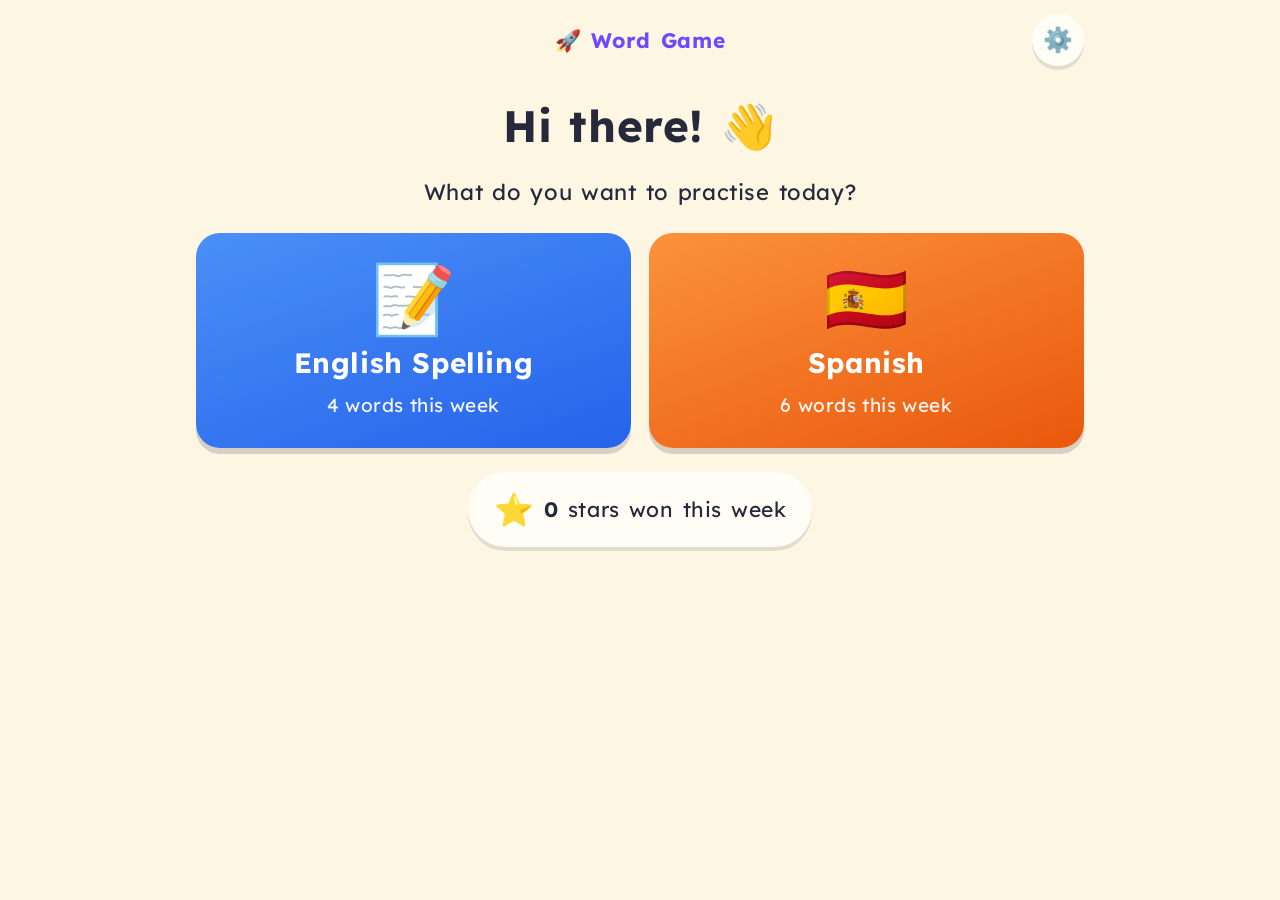
<file: index.html>
<!doctype html>
<html lang="en-GB">
<head>
  <meta charset="utf-8">
  <meta name="viewport" content="width=device-width, initial-scale=1, viewport-fit=cover">
  <title>Word Game</title>
  <meta name="theme-color" content="#6d4aff">
  <link rel="icon" href="data:image/svg+xml,<svg xmlns='http://www.w3.org/2000/svg' viewBox='0 0 100 100'><text y='.9em' font-size='90'>🚀</text></svg>">
  <link rel="preconnect" href="https://fonts.googleapis.com">
  <link rel="preconnect" href="https://fonts.gstatic.com" crossorigin>
  <link href="https://fonts.googleapis.com/css2?family=Lexend:wght@400;600;700&display=swap" rel="stylesheet">
  <link rel="stylesheet" href="style.css">
</head>
<body>
  <main id="app" aria-live="polite">
    <div class="loading">Loading your words… 🚀</div>
  </main>
  <noscript>This game needs JavaScript turned on.</noscript>
  <script src="app.js"></script>
</body>
</html>
</file>
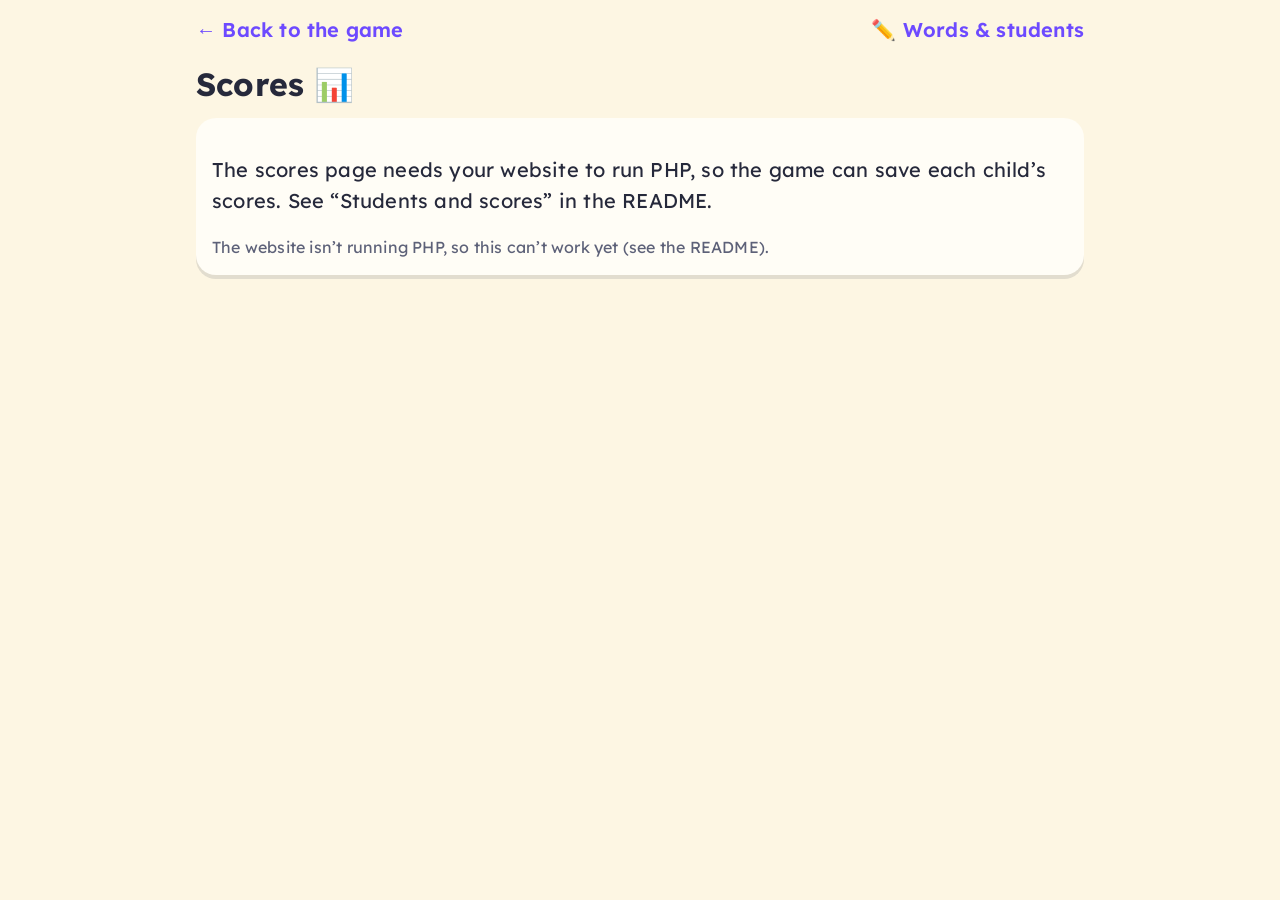
<file: parents/index.html>
<!doctype html>
<html lang="en-GB">
<head>
  <meta charset="utf-8">
  <meta name="viewport" content="width=device-width, initial-scale=1, viewport-fit=cover">
  <meta name="robots" content="noindex">
  <title>Scores</title>
  <link rel="icon" href="data:image/svg+xml,<svg xmlns='http://www.w3.org/2000/svg' viewBox='0 0 100 100'><text y='.9em' font-size='90'>📊</text></svg>">
  <link rel="preconnect" href="https://fonts.googleapis.com">
  <link rel="preconnect" href="https://fonts.gstatic.com" crossorigin>
  <link href="https://fonts.googleapis.com/css2?family=Lexend:wght@400;600;700&display=swap" rel="stylesheet">
  <link rel="stylesheet" href="../style.css">
  <link rel="stylesheet" href="parents.css">
</head>
<body class="parents scores-page">
  <main id="app">
    <div class="loading">Loading…</div>
  </main>
  <script src="shared.js"></script>
  <script src="scores.js"></script>
</body>
</html>
</file>
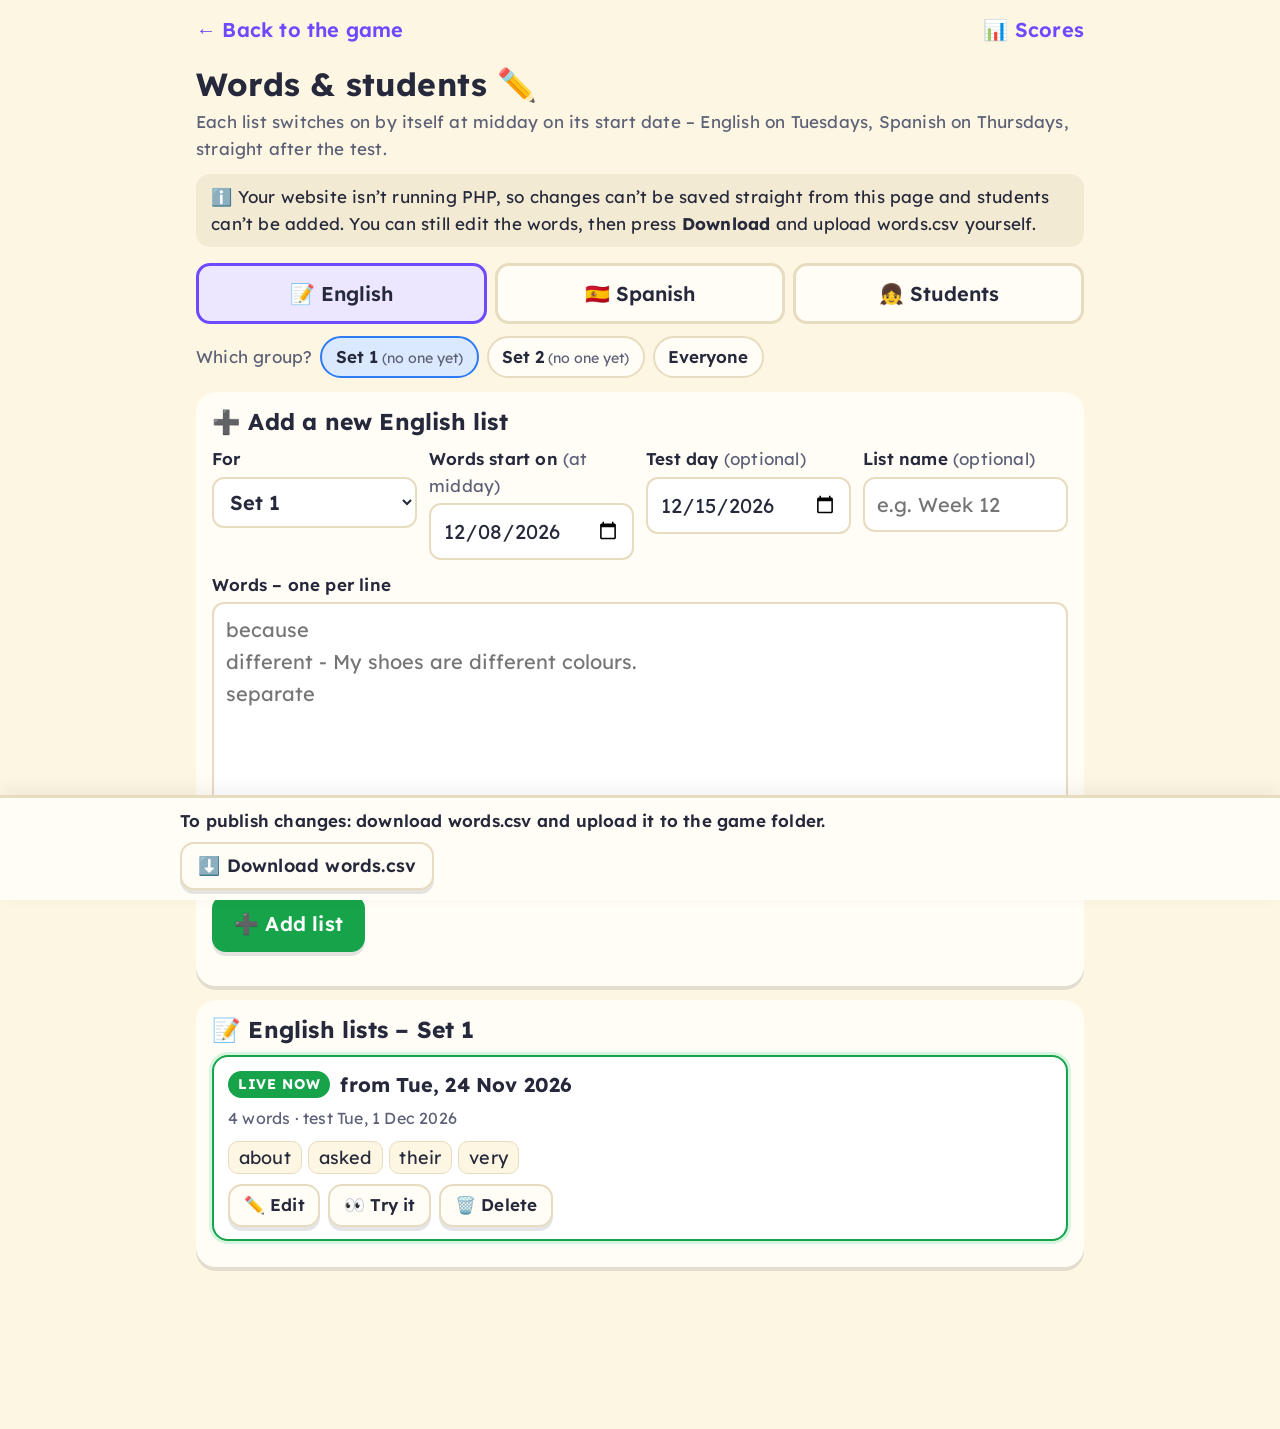
<file: parentswords/index.html>
<!doctype html>
<html lang="en-GB">
<head>
  <meta charset="utf-8">
  <meta name="viewport" content="width=device-width, initial-scale=1, viewport-fit=cover">
  <meta name="robots" content="noindex">
  <title>Words & Students</title>
  <link rel="icon" href="data:image/svg+xml,<svg xmlns='http://www.w3.org/2000/svg' viewBox='0 0 100 100'><text y='.9em' font-size='90'>✏️</text></svg>">
  <link rel="preconnect" href="https://fonts.googleapis.com">
  <link rel="preconnect" href="https://fonts.gstatic.com" crossorigin>
  <link href="https://fonts.googleapis.com/css2?family=Lexend:wght@400;600;700&display=swap" rel="stylesheet">
  <link rel="stylesheet" href="../style.css">
  <link rel="stylesheet" href="../parents/parents.css">
</head>
<body class="parents">
  <main id="app">
    <div class="loading">Loading the word list…</div>
  </main>
  <script src="../parents/shared.js"></script>
  <script src="parentswords.js"></script>
</body>
</html>
</file>
<file: style.css>
/* Dyslexia-friendly choices: cream background (less glare), Lexend font,
   extra letter + line spacing, no italics, big tap targets, soft colours. */
:root {
  --bg: #fdf6e3;
  --card: #fffdf6;
  --ink: #26293b;
  --muted: #5d6178;
  --line: #e8dcc0;
  --purple: #6d4aff;
  --blue: #2f7bf5;
  --blue-soft: #dbe9ff;
  --orange: #f2711c;
  --orange-soft: #ffe3cc;
  --green: #17a34a;
  --green-soft: #d5f5df;
  --amber: #e08a00;
  --amber-soft: #fff0cc;
  --shadow: 0 4px 0 rgba(38, 41, 59, .12);
  --radius: 18px;
  font-size: 20px;
}
html.big-text { font-size: 25px; }
* { box-sizing: border-box; }
html, body { margin: 0; }
body {
  background: var(--bg);
  color: var(--ink);
  font-family: 'Lexend', 'Comic Sans MS', 'Trebuchet MS', sans-serif;
  letter-spacing: .03em;
  word-spacing: .12em;
  line-height: 1.55;
  -webkit-tap-highlight-color: transparent;
}
#app { max-width: 920px; margin: 0 auto; padding: 0 16px 48px; }
h1, h2 { line-height: 1.25; margin: .6em 0 .4em; }
h1 { font-size: 1.8rem; }
h2 { font-size: 1.25rem; }
.small { color: var(--muted); font-size: .85rem; margin: .3em 0; }
.center { text-align: center; }
.lead { font-size: 1.1rem; }
.hidden { display: none !important; }
.loading { padding: 30vh 0; text-align: center; font-size: 1.3rem; }
code, pre { font-family: ui-monospace, Menlo, Consolas, monospace; font-size: .8rem; background: #f3ead3; border-radius: 6px; padding: .1em .35em; }
pre { padding: .8em; overflow-x: auto; white-space: pre; }
.warn { background: var(--amber-soft); padding: .6em; border-radius: 10px; }

/* ---------- buttons ---------- */
.btn {
  font: inherit; font-weight: 600; letter-spacing: inherit;
  border: 0; border-radius: 14px; padding: .65em 1.1em; min-height: 52px;
  cursor: pointer; background: var(--card); color: var(--ink);
  box-shadow: var(--shadow); transition: transform .08s;
  display: inline-flex; align-items: center; justify-content: center; gap: .3em;
}
.btn:active { transform: translateY(3px); box-shadow: none; }
.btn:disabled { opacity: .5; cursor: default; }
.btn:focus-visible, button:focus-visible, input:focus-visible, select:focus-visible { outline: 4px solid var(--purple); outline-offset: 2px; }
.btn-go { background: var(--green); color: #fff; }
.btn-ghost { background: var(--card); border: 2px solid var(--line); }
.btn-speak { background: var(--purple); color: #fff; }
.btn-slow { background: #ece6ff; }
.btn-sentence { background: #fdf0b8; }
.btn-round { width: 52px; height: 52px; padding: 0; border-radius: 50%; font-size: 1.2rem; }
.btn-mini { min-height: 0; width: 38px; height: 38px; padding: 0; border-radius: 50%; font-size: .9rem; vertical-align: middle; }
.actions { display: flex; flex-wrap: wrap; gap: 12px; justify-content: center; margin: 18px 0; }

/* ---------- top bars ---------- */
.topbar, .game-top { display: flex; align-items: center; gap: 12px; padding: 14px 0; }
.brand { flex: 1; text-align: center; font-weight: 700; color: var(--purple); font-size: 1.05rem; }
.spacer { width: 52px; }
.prog { flex: 1; min-width: 0; }
.prog-text { font-size: .85rem; color: var(--muted); }
.bar { height: 14px; background: #eadfc5; border-radius: 99px; overflow: hidden; }
.bar-fill { height: 100%; width: 0; background: linear-gradient(90deg, var(--purple), #a78bfa); border-radius: 99px; transition: width .4s; }
.score-box { font-weight: 700; font-size: 1.15rem; background: var(--card); padding: .3em .7em; border-radius: 99px; box-shadow: var(--shadow); white-space: nowrap; }
.game-title { text-align: center; font-size: 1.4rem; margin-top: .2em; }

/* ---------- home ---------- */
.home { text-align: center; }
.hello { font-size: 2.2rem; margin-top: .4em; }
.subject-grid { display: grid; grid-template-columns: repeat(auto-fit, minmax(240px, 1fr)); gap: 18px; margin: 24px 0; }
.subject-card {
  font: inherit; letter-spacing: inherit; cursor: pointer; border: 0; border-radius: 24px;
  padding: 28px 18px; display: flex; flex-direction: column; align-items: center; gap: 6px;
  box-shadow: 0 6px 0 rgba(38, 41, 59, .18); color: #fff; transition: transform .1s;
}
.subject-card:hover { transform: translateY(-3px); }
.subject-card:active { transform: translateY(4px); box-shadow: none; }
.subject-card:disabled { filter: grayscale(.8); opacity: .6; cursor: default; }
.subject-card.blue { background: linear-gradient(160deg, #4b8ff7, #2563eb); }
.subject-card.orange { background: linear-gradient(160deg, #fb923c, #ea580c); }
.big-emoji { font-size: 3.4rem; line-height: 1.1; }
.card-title { font-size: 1.4rem; font-weight: 700; }
.card-sub { font-size: .95rem; opacity: .95; }
.star-bank { display: inline-flex; align-items: center; gap: 10px; background: var(--card); padding: .6em 1.2em; border-radius: 99px; box-shadow: var(--shadow); font-size: 1.05rem; }
.star-big { font-size: 1.6rem; }
.file-btn { margin: 10px; position: relative; }
.file-btn input { position: absolute; inset: 0; opacity: 0; cursor: pointer; }

/* ---------- subject screen ---------- */
.subject h1 { text-align: center; margin-bottom: .2em; }
.test-day { text-align: center; margin: 0 auto; background: #fff3b0; border-radius: 99px; padding: .3em 1em; width: fit-content; max-width: 100%; font-size: .95rem; }
.section-title { margin-top: 1.2em; }
.game-grid { display: grid; grid-template-columns: repeat(auto-fill, minmax(270px, 1fr)); gap: 14px; }
.game-card {
  font: inherit; letter-spacing: inherit; text-align: left; cursor: pointer;
  background: var(--card); border: 3px solid var(--line); border-radius: var(--radius);
  padding: 16px; display: grid; grid-template-columns: auto 1fr; gap: 2px 12px; align-items: center;
  box-shadow: var(--shadow); color: var(--ink); transition: transform .1s, border-color .1s;
}
.game-card:hover { border-color: var(--purple); transform: translateY(-2px); }
.game-card:active { transform: translateY(3px); box-shadow: none; }
.game-emoji { font-size: 2.3rem; grid-row: span 3; }
.game-name { font-weight: 700; font-size: 1.1rem; }
.game-desc { font-size: .85rem; color: var(--muted); line-height: 1.35; }
.game-best { font-size: .9rem; color: var(--amber); font-weight: 700; }
.word-list { display: flex; flex-wrap: wrap; gap: 10px; margin: 10px 0; }
.word-chip {
  font: inherit; letter-spacing: inherit; cursor: pointer; border: 2px solid var(--line); background: var(--card);
  border-radius: 14px; padding: .45em .8em; display: inline-flex; align-items: baseline; gap: .5em; color: var(--ink);
}
.word-chip:active { background: #f3ead3; }
.chip-word { font-weight: 600; font-size: 1.05rem; }
.chip-meaning { color: var(--muted); font-size: .85rem; }
.chip-speak { font-size: .85rem; }
.week-pick { display: block; margin-top: 18px; font-size: .9rem; }
select { font: inherit; font-size: .9rem; padding: .4em .6em; border-radius: 10px; border: 2px solid var(--line); background: var(--card); color: var(--ink); }

/* ---------- inside a game ---------- */
.stage { background: var(--card); border-radius: 24px; padding: 20px 16px; box-shadow: var(--shadow); }
.prompt { text-align: center; }
.prompt-btns { display: flex; flex-wrap: wrap; justify-content: center; gap: 10px; }
.btn-speak { font-size: 1.15rem; padding: .7em 1.4em; }
.meaning { font-size: 1.15rem; margin: .7em 0 .2em; }
.sentence { color: var(--muted); font-size: 1rem; margin: .4em 0; }
.feedback { text-align: center; min-height: 2.5em; margin: 12px 0 0; }
.good { color: var(--green); font-weight: 700; font-size: 1.4rem; }
.try { color: var(--amber); font-weight: 600; font-size: 1.05rem; }

.spell-input {
  display: block; width: 100%; max-width: 520px; margin: 20px auto 6px;
  font: inherit; font-size: 2rem; letter-spacing: .12em; text-align: center;
  padding: .35em .5em; border: 4px solid var(--line); border-radius: 16px; background: #fff; color: var(--ink);
}
.spell-input:focus { border-color: var(--purple); outline: none; }
.spell-input.correct { border-color: var(--green); background: var(--green-soft); }
.accents { display: flex; flex-wrap: wrap; justify-content: center; gap: 8px; margin: 8px 0; }
.accent-btn { font: inherit; font-size: 1.3rem; width: 52px; height: 52px; border-radius: 12px; border: 2px solid var(--line); background: #fff; cursor: pointer; color: var(--ink); }
.reveal { text-align: center; margin-top: 14px; }
.letter-boxes, .attempt, .missing-word { display: flex; flex-wrap: wrap; justify-content: center; gap: 6px; margin: 8px 0; }
.lb, .ml { min-width: 1.9em; padding: .15em .25em; font-size: 1.8rem; font-weight: 600; text-align: center; border-radius: 10px; background: #ece6ff; color: var(--ink); }
.gap { width: 1.1em; }
.attempt span:not(.gap) { font-size: 1.6rem; font-weight: 600; min-width: 1.5em; text-align: center; border-radius: 8px; padding: 0 .15em; }
.l-ok { background: var(--green-soft); color: #0f6b31; }
.l-bad { background: var(--amber-soft); color: #9a5a00; text-decoration: underline wavy; }

/* word builder */
.slots { display: flex; flex-wrap: wrap; justify-content: center; gap: 14px; margin: 22px 0 10px; }
.slot-word { display: inline-flex; gap: 6px; flex-wrap: wrap; justify-content: center; }
.slot {
  font: inherit; font-size: 1.8rem; font-weight: 600; width: 1.9em; height: 2.2em; padding: 0;
  border-radius: 12px; border: 3px dashed #c9b98f; background: #fffaf0; color: var(--ink); cursor: pointer;
}
.slot.filled { border-style: solid; border-color: var(--purple); background: #ece6ff; }
.slot.locked { border-style: solid; border-color: var(--green); background: var(--green-soft); cursor: default; }
.slots.win .slot { animation: hop .5s ease both; }
.tray { display: flex; flex-wrap: wrap; justify-content: center; gap: 10px; margin: 16px 0; }
.tile {
  font: inherit; font-size: 1.8rem; font-weight: 700; width: 2em; height: 2em; border: 0; border-radius: 14px; cursor: pointer;
  background: linear-gradient(160deg, #fcd34d, #f59e0b); color: #3b2500; box-shadow: 0 5px 0 #b45309;
}
.tile:active { transform: translateY(4px); box-shadow: none; }
.tile.used { visibility: hidden; }

/* missing letters */
.missing-word { margin: 22px 0; }
.ml.blank { background: #fff; border: 3px dashed #c9b98f; min-height: 2.1em; }
.ml.blank.current { border: 3px solid var(--purple); animation: glow 1.2s ease-in-out infinite; }
.ml.filled { background: var(--green-soft); }
.options { display: grid; grid-template-columns: repeat(2, 1fr); gap: 12px; max-width: 560px; margin: 18px auto 0; }
.options.letters { grid-template-columns: repeat(4, 1fr); max-width: 440px; }
.opt-letter, .opt-answer {
  font: inherit; letter-spacing: inherit; font-weight: 600; cursor: pointer; border: 3px solid var(--line);
  background: #fff; border-radius: 16px; box-shadow: var(--shadow); color: var(--ink); min-height: 64px;
}
.opt-letter { font-size: 2rem; }
.opt-answer { font-size: 1.15rem; padding: .5em; }
.opt-letter.wrong, .opt-answer.wrong { background: var(--amber-soft); border-color: var(--amber); opacity: .6; }
.opt-answer.right { background: var(--green-soft); border-color: var(--green); }
.quiz-q { font-size: 2.1rem; font-weight: 700; margin: .3em 0 .2em; }

/* memory match */
.mem-intro { font-weight: 600; font-size: 1.05rem; margin: 0 0 4px; }
.btn-start { font-size: 1.2rem; padding: .7em 1.6em; animation: glow 1.4s ease-in-out infinite; }
.mem-grid { display: grid; grid-template-columns: repeat(3, 1fr); gap: 10px; margin-top: 12px; }
@media (min-width: 620px) { .mem-grid { grid-template-columns: repeat(4, 1fr); gap: 14px; } }
.mem-card { font: inherit; letter-spacing: inherit; border: 0; padding: 0; background: none; cursor: pointer; min-width: 0; height: 100px; perspective: 800px; display: block; position: relative; }
@media (min-width: 620px) { .mem-card { height: 120px; } }
.mem-inner { position: absolute; inset: 0; display: block; transition: transform .4s; transform-style: preserve-3d; }
.mem-card.flipped .mem-inner { transform: rotateY(180deg); }
.mem-front, .mem-back {
  position: absolute; inset: 0; border-radius: 16px; backface-visibility: hidden; -webkit-backface-visibility: hidden;
  display: flex; flex-direction: column; align-items: center; justify-content: center; padding: 6px; box-shadow: var(--shadow);
}
.mem-front { background: linear-gradient(160deg, #8b6cff, #6d4aff); color: #fff; font-size: 2rem; font-weight: 700; }
.mem-back { transform: rotateY(180deg); background: #fff; border: 4px solid var(--blue); }
.mem-card.side-word .mem-back { border-color: var(--orange); background: #fff7ef; }
.mem-card.side-meaning .mem-back { border-color: var(--blue); background: #f3f8ff; }
.mem-card.matched .mem-back { background: var(--green-soft); border-color: var(--green); animation: hop .5s ease; }
.mem-tag { font-size: .6rem; text-transform: uppercase; letter-spacing: .1em; color: var(--muted); }
.mem-text { font-size: clamp(.8rem, 3.6vw, 1.15rem); font-weight: 700; text-align: center; line-height: 1.2; overflow-wrap: anywhere; }

/* ---------- results ---------- */
.results { text-align: center; }
.star-row { display: flex; justify-content: center; gap: 12px; margin: 10px 0; }
.res-star { font-size: 4rem; filter: grayscale(1); opacity: .25; }
.res-star.on { animation: pop .5s ease both; filter: none; opacity: 1; }
.big-score { font-size: 1.3rem; }
.big-score b { font-size: 3rem; color: var(--purple); }
.new-best { display: inline-block; margin: 8px 0; background: #fff3b0; padding: .3em .9em; border-radius: 99px; font-weight: 700; }
.tricky { background: var(--card); border-radius: 20px; padding: 6px 16px 16px; box-shadow: var(--shadow); margin: 18px 0; }
.tricky .word-list { justify-content: center; }

/* ---------- pop-ups ---------- */
.modal-back { position: fixed; inset: 0; background: rgba(30, 25, 50, .45); display: flex; align-items: center; justify-content: center; padding: 16px; z-index: 50; }
.modal { background: var(--bg); border-radius: 22px; padding: 10px 20px 20px; max-width: 560px; width: 100%; max-height: 90vh; overflow-y: auto; }
.modal-head { display: flex; align-items: center; justify-content: space-between; }
.modal li { margin-bottom: .5em; font-size: .9rem; }
.modal p { font-size: .95rem; }
.toggle { display: flex; align-items: center; gap: 12px; padding: 12px 0; border-bottom: 2px solid var(--line); cursor: pointer; }
.toggle input { width: 28px; height: 28px; accent-color: var(--purple); }
.modal .btn { margin-top: 16px; }

/* ---------- animations ---------- */
.cheer {
  position: fixed; left: 50%; top: 40%; transform: translate(-50%, -50%); z-index: 60; pointer-events: none;
  font-size: 2.6rem; font-weight: 700; color: var(--green); text-shadow: 0 3px 0 #fff, 0 6px 14px rgba(0, 0, 0, .15);
  animation: floatUp 1.1s ease-out forwards; white-space: nowrap;
}
.shake { animation: shake .4s; }
.bump { animation: bump .35s; }
.confetti { position: fixed; inset: 0; pointer-events: none; overflow: hidden; z-index: 40; }
.confetti i { position: absolute; top: -20px; width: 10px; height: 16px; border-radius: 3px; animation: fall linear forwards; }
@keyframes fall { to { top: 110vh; transform: rotate(720deg); } }
@keyframes floatUp { 0% { opacity: 0; transform: translate(-50%, -30%) scale(.6); } 25% { opacity: 1; transform: translate(-50%, -50%) scale(1.1); } 100% { opacity: 0; transform: translate(-50%, -110%) scale(1); } }
@keyframes shake { 0%, 100% { transform: translateX(0); } 25% { transform: translateX(-8px); } 75% { transform: translateX(8px); } }
@keyframes bump { 50% { transform: scale(1.25); } }
@keyframes pop { 0% { transform: scale(0); } 70% { transform: scale(1.3); } 100% { transform: scale(1); } }
@keyframes hop { 50% { transform: translateY(-8px); } }
@keyframes glow { 50% { box-shadow: 0 0 0 6px rgba(109, 74, 255, .25); } }
@media (prefers-reduced-motion: reduce) { *, *::before, *::after { animation-duration: .01ms !important; transition: none !important; } }

@media (max-width: 480px) {
  :root { font-size: 18px; }
  html.big-text { font-size: 22px; }
  .slot, .tile { font-size: 1.5rem; }
  .lb, .ml { font-size: 1.5rem; min-width: 1.7em; }
}

/* ---------- who's playing ---------- */
.who-grid { display: grid; grid-template-columns: repeat(auto-fill, minmax(150px, 1fr)); gap: 14px; margin: 24px 0; }
.who-btn {
  font: inherit; letter-spacing: inherit; font-weight: 700; font-size: 1.25rem; cursor: pointer; border: 0; border-radius: 22px;
  padding: 18px 10px; display: flex; flex-direction: column; align-items: center; gap: 8px; color: #fff;
  box-shadow: 0 6px 0 rgba(38, 41, 59, .18); transition: transform .1s;
}
.who-btn:active { transform: translateY(4px); box-shadow: none; }
.who-initial { width: 64px; height: 64px; border-radius: 50%; background: rgba(255, 255, 255, .25); display: flex; align-items: center; justify-content: center; font-size: 2rem; }
.who-btn.c0 { background: linear-gradient(160deg, #8b6cff, #6d4aff); }
.who-btn.c1 { background: linear-gradient(160deg, #4b8ff7, #2563eb); }
.who-btn.c2 { background: linear-gradient(160deg, #fb923c, #ea580c); }
.who-btn.c3 { background: linear-gradient(160deg, #34d399, #059669); }
.who-btn.c4 { background: linear-gradient(160deg, #f472b6, #db2777); }
.who-btn.c5 { background: linear-gradient(160deg, #facc15, #ca8a04); }
.btn-switch { min-height: 40px; padding: .3em .9em; font-size: .85rem; margin-bottom: 6px; }
</file>
<file: parents/parents.css>
body.parents { letter-spacing: .01em; word-spacing: 0; }
.parents #app { padding-bottom: 150px; }
.parents h1 { font-size: 1.6rem; margin-bottom: .1em; }
.p-top { display: flex; align-items: center; justify-content: space-between; gap: 12px; padding: 14px 0 0; }
.p-top a { color: var(--purple); font-weight: 600; text-decoration: none; }

.tabs { display: flex; gap: 8px; margin: 16px 0; }
.tab { font: inherit; font-weight: 600; flex: 1; padding: .6em; border-radius: 14px; border: 3px solid var(--line); background: var(--card); color: var(--ink); cursor: pointer; }
.tab.on { border-color: var(--purple); background: #ece6ff; }

.p-card { background: var(--card); border-radius: 20px; padding: 16px; box-shadow: var(--shadow); margin: 14px 0; }
.p-card h2 { margin-top: 0; font-size: 1.15rem; }
.form-row { display: grid; grid-template-columns: repeat(auto-fit, minmax(170px, 1fr)); gap: 12px; }
.field { display: flex; flex-direction: column; gap: 4px; font-size: .85rem; font-weight: 600; }
.field .opt { font-weight: 400; color: var(--muted); }
.field input, .field textarea {
  font: inherit; font-size: 1rem; font-weight: 400; padding: .5em .6em; border-radius: 12px;
  border: 2px solid var(--line); background: #fff; color: var(--ink); width: 100%;
}
.field textarea { min-height: 220px; line-height: 1.6; resize: vertical; }
.field input:focus, .field textarea:focus { border-color: var(--purple); outline: none; }
.help { font-size: .8rem; color: var(--muted); margin: 6px 0 0; line-height: 1.45; }
.help code { font-size: .78rem; }
.count { font-size: .8rem; color: var(--muted); font-weight: 400; }

.week { border: 2px solid var(--line); border-radius: 16px; padding: 12px 14px; margin: 10px 0; background: #fff; }
.week.live { border-color: var(--green); box-shadow: 0 0 0 3px var(--green-soft); }
.week-head { display: flex; flex-wrap: wrap; align-items: center; gap: 6px 10px; }
.week-title { font-weight: 700; }
.week-meta { font-size: .8rem; color: var(--muted); width: 100%; }
.badge { font-size: .7rem; font-weight: 700; text-transform: uppercase; letter-spacing: .06em; padding: .2em .7em; border-radius: 99px; }
.badge.live { background: var(--green); color: #fff; }
.badge.soon { background: #ece6ff; color: var(--purple); }
.badge.past { background: #eee6d2; color: var(--muted); }
.week-words { display: flex; flex-wrap: wrap; gap: 6px; margin: 10px 0; }
.week-words span { background: var(--bg); border: 1px solid var(--line); border-radius: 10px; padding: .1em .55em; font-size: .9rem; }
.week-words small { color: var(--muted); }
.week-btns { display: flex; flex-wrap: wrap; gap: 8px; }
.week-btns .btn, .week-btns a.btn { min-height: 40px; padding: .35em .8em; font-size: .85rem; text-decoration: none; }
details.past summary { cursor: pointer; font-weight: 600; padding: 8px 0; color: var(--muted); }

.savebar {
  position: fixed; left: 0; right: 0; bottom: 0; z-index: 30; background: #fffdf6; border-top: 3px solid var(--line);
  box-shadow: 0 -6px 18px rgba(0, 0, 0, .06); padding: 10px 16px calc(10px + env(safe-area-inset-bottom));
}
.savebar-in { max-width: 920px; margin: 0 auto; display: flex; flex-wrap: wrap; align-items: center; gap: 8px 12px; }
.save-status { flex: 1 1 100%; font-size: .85rem; font-weight: 600; }
.save-status.dirty { color: var(--amber); }
.save-status.ok { color: var(--green); }
.save-status.err { color: #c2410c; }
.savebar input[type=password] { font: inherit; font-size: .9rem; padding: .5em .6em; border-radius: 12px; border: 2px solid var(--line); min-width: 0; flex: 1 1 140px; }
.savebar .btn { min-height: 46px; padding: .45em .9em; font-size: .9rem; flex: 0 0 auto; }
@media (max-width: 480px) { .savebar .btn { flex: 1 1 40%; } .savebar input[type=password] { flex-basis: 55%; } }
.remember { font-size: .75rem; display: flex; align-items: center; gap: 4px; color: var(--muted); }
.editing-note { background: var(--amber-soft); border-radius: 10px; padding: .4em .7em; font-size: .85rem; margin-bottom: 10px; }

/* ---------- shared bits for /parents and /parentswords ---------- */
.p-note { background: #f3ead3; border-radius: 14px; padding: .6em .9em; font-size: .85rem; margin: 12px 0; }
.p-note.ok { background: var(--green-soft); }
.linkish { font: inherit; background: none; border: 0; padding: 0; color: var(--purple); font-weight: 600; cursor: pointer; text-decoration: underline; }
.login-row { display: flex; gap: 10px; flex-wrap: wrap; }
.login-row input, .big-select, .login input[type=password] {
  font: inherit; font-size: 1rem; padding: .5em .6em; border-radius: 12px; border: 2px solid var(--line); background: #fff; color: var(--ink); flex: 1 1 200px; min-width: 0;
}
.big-select { width: 100%; }
.set-chips { display: flex; flex-wrap: wrap; align-items: center; gap: 8px; margin: -4px 0 6px; }
.chip { font: inherit; font-size: .85rem; font-weight: 600; padding: .35em .8em; border-radius: 99px; border: 2px solid var(--line); background: var(--card); color: var(--ink); cursor: pointer; }
.chip.on { border-color: var(--blue); background: var(--blue-soft); }
.chip small { font-weight: 400; color: var(--muted); }
.badge.set { background: var(--blue-soft); color: var(--blue); }
.field select { font: inherit; font-size: 1rem; padding: .5em .6em; border-radius: 12px; border: 2px solid var(--line); background: #fff; }

.table-wrap { overflow-x: auto; margin: 8px 0; }
table.students, table.score-table { width: 100%; border-collapse: collapse; font-size: .9rem; }
table.students th, table.score-table th { text-align: left; font-size: .75rem; color: var(--muted); font-weight: 600; padding: 4px 6px; }
table.students td, table.score-table td { padding: 6px; border-top: 1px solid var(--line); vertical-align: middle; }
table.students input, table.students select { font: inherit; font-size: .95rem; padding: .4em .5em; border-radius: 10px; border: 2px solid var(--line); background: #fff; width: 100%; min-width: 70px; }
table.students input.pin { max-width: 72px; min-width: 60px; letter-spacing: .1em; }
table.students td, table.students th { padding-left: 3px; padding-right: 3px; }
.btn-small { min-height: 38px; width: 42px; padding: 0; }

/* scores page */
.stat-row { display: grid; grid-template-columns: repeat(3, 1fr); gap: 10px; margin: 14px 0; }
.stat { background: var(--bg); border-radius: 14px; padding: 10px; text-align: center; display: flex; flex-direction: column; }
.stat b { font-size: 1.5rem; color: var(--purple); }
.stat span { font-size: .75rem; color: var(--muted); }
.stars { letter-spacing: 0; white-space: nowrap; }
.score-table small { color: var(--muted); }
.week-words span.hot { background: var(--amber-soft); border-color: var(--amber); }
.empty { color: var(--muted); }
.scores-page #app { padding-bottom: 40px; }
details.recent summary { cursor: pointer; }
.tag { background: #ece6ff; border-radius: 6px; padding: 0 .4em; color: var(--purple); }
h3 { font-size: 1rem; margin: 1em 0 .2em; }
</file>
